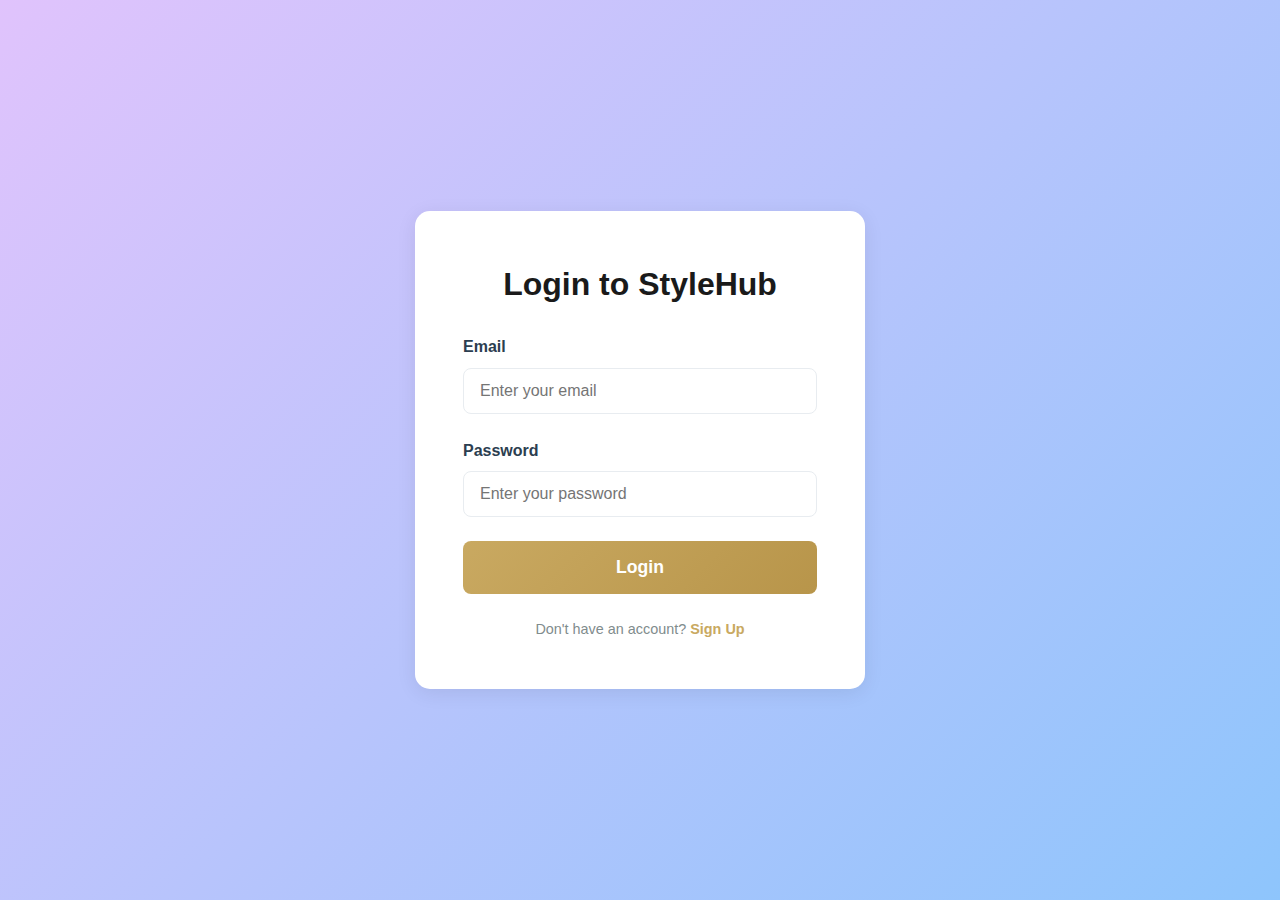
<file: auth.html>
<!DOCTYPE html>
<html lang="en">
<head>
    <meta charset="UTF-8">
    <meta name="viewport" content="width=device-width, initial-scale=1.0">
    <title>Login / Sign Up - StyleHub</title>
    <style>
        * {
            margin: 0;
            padding: 0;
            box-sizing: border-box;
        }
        :root {
            --primary-dark: #1a1a1a;
            --primary-light: #f8f9fa;
            --accent-gold: #c9a961;
            --accent-dark-gold: #b8954a;
            --text-primary: #2c3e50;
            --text-secondary: #7f8c8d;
            --border-light: #e8ecf0;
            --shadow-soft: 0 4px 20px rgba(0,0,0,0.08);
            --gradient-gold: linear-gradient(135deg, #c9a961 0%, #b8954a 100%);
        }
        body {
            font-family: 'Inter', sans-serif;
            line-height: 1.6;
            color: var(--text-primary);
            background: linear-gradient(135deg, #e0c3fc 0%, #8ec5fc 100%);
            display: flex;
            justify-content: center;
            align-items: center;
            min-height: 100vh;
        }
        .auth-container {
            background: white;
            padding: 3rem;
            border-radius: 15px;
            box-shadow: var(--shadow-soft);
            width: 90%;
            max-width: 450px;
            text-align: center;
        }
        .auth-container h2 {
            font-size: 2rem;
            font-weight: 800;
            margin-bottom: 1.5rem;
            color: var(--primary-dark);
        }
        .form-group {
            margin-bottom: 1.5rem;
            text-align: left;
        }
        .form-group label {
            display: block;
            margin-bottom: 0.5rem;
            font-weight: 600;
        }
        .form-group input {
            width: 100%;
            padding: 0.8rem 1rem;
            border: 1px solid var(--border-light);
            border-radius: 8px;
            font-size: 1rem;
            transition: all 0.3s ease;
        }
        .form-group input:focus {
            outline: none;
            border-color: var(--accent-gold);
            box-shadow: 0 0 0 3px rgba(201, 169, 97, 0.1);
        }
        .btn {
            width: 100%;
            padding: 1rem;
            border: none;
            border-radius: 8px;
            font-weight: 600;
            font-size: 1.1rem;
            cursor: pointer;
            transition: all 0.3s ease;
        }
        .btn-primary {
            background: var(--gradient-gold);
            color: white;
        }
        .btn-primary:hover {
            transform: translateY(-2px);
            box-shadow: 0 10px 30px rgba(201, 169, 97, 0.3);
        }
        .switch-form {
            margin-top: 1.5rem;
            font-size: 0.9rem;
            color: var(--text-secondary);
        }
        .switch-form a {
            color: var(--accent-gold);
            text-decoration: none;
            font-weight: 600;
        }
        .switch-form a:hover {
            text-decoration: underline;
        }
    </style>
</head>
<body>
    <div class="auth-container">
        <div id="login-form">
            <h2>Login to StyleHub</h2>
            <form>
                <div class="form-group">
                    <label for="login-email">Email</label>
                    <input type="email" id="login-email" name="email" placeholder="Enter your email" required>
                </div>
                <div class="form-group">
                    <label for="login-password">Password</label>
                    <input type="password" id="login-password" name="password" placeholder="Enter your password" required>
                </div>
                <button type="submit" class="btn btn-primary">Login</button>
            </form>
            <div class="switch-form">
                Don't have an account? <a href="#" onclick="showSignup()">Sign Up</a>
            </div>
        </div>
        <div id="signup-form" style="display: none;">
            <h2>Sign Up for StyleHub</h2>
            <form>
                <div class="form-group">
                    <label for="signup-name">Full Name</label>
                    <input type="text" id="signup-name" name="fullname" placeholder="Enter your full name" required>
                </div>
                <div class="form-group">
                    <label for="signup-email">Email</label>
                    <input type="email" id="signup-email" name="email" placeholder="Enter your email" required>
                </div>
                <div class="form-group">
                    <label for="signup-password">Password</label>
                    <input type="password" id="signup-password" name="password" placeholder="Create a password" required>
                </div>
                <button type="submit" class="btn btn-primary">Sign Up</button>
            </form>
            <div class="switch-form">
                Already have an account? <a href="#" onclick="showLogin()">Login</a>
            </div>
        </div>
    </div>
    <script>
        function showSignup() {
            document.getElementById('login-form').style.display = 'none';
            document.getElementById('signup-form').style.display = 'block';
        }

        function showLogin() {
            document.getElementById('signup-form').style.display = 'none';
            document.getElementById('login-form').style.display = 'block';
        }
    </script>
</body>
</html>
</file>
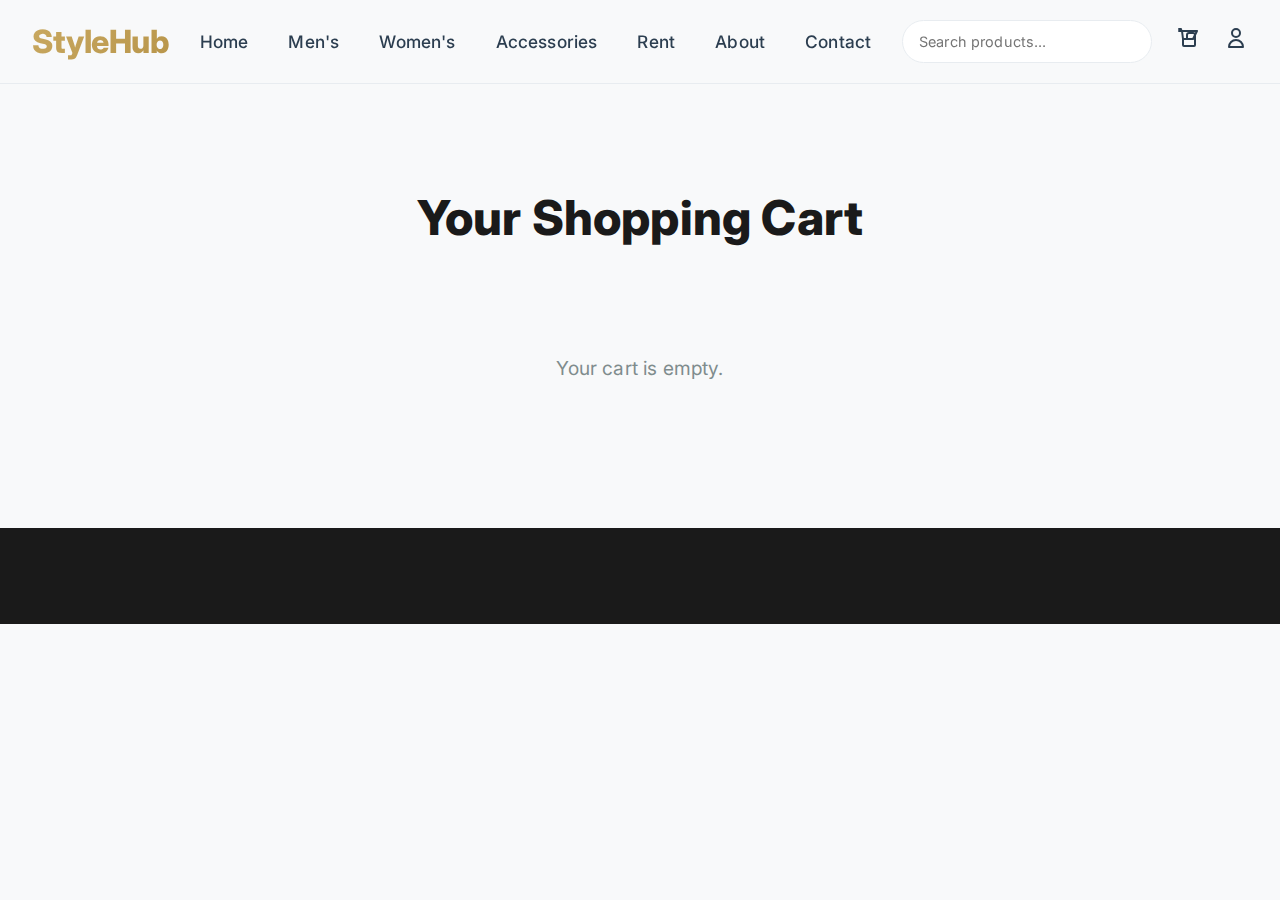
<file: cart.html>
<!DOCTYPE html>
<html lang="en">
<head>
    <meta charset="UTF-8">
    <meta name="viewport" content="width=device-width, initial-scale=1.0">
    <title>Your Cart - StyleHub</title>
    <link rel="stylesheet" href="style.css">
    <link href="https://fonts.googleapis.com/css2?family=Inter:wght@400;500;600;700;800;900&display=swap" rel="stylesheet">
</head>
<body>
    <header class="header" id="header">
        <nav class="nav-container">
            <a href="index.html" class="logo" style="text-decoration: none;">StyleHub</a>
             <ul class="nav-links">
                <li><a href="index.html">Home</a></li>
                <li><a href="men.html">Men's</a></li>
                <li><a href="women.html">Women's</a></li>
                <li><a href="accessories.html">Accessories</a></li>
                <li><a href="rent.html">Rent</a></li>
                <li><a href="index.html#about">About</a></li>
                <li><a href="index.html#contact">Contact</a></li>
            </ul>
            <div class="nav-actions">
                <div class="search-box">
                    <form>
                        <input type="text" class="search-input" placeholder="Search products...">
                    </form>
                </div>
                <a href="cart.html" style="position: relative;">
                    <svg class="nav-icon" fill="none" stroke="currentColor" viewBox="0 0 24 24"><path stroke-linecap="round" stroke-linejoin="round" stroke-width="2" d="M3 3h2l.4 2M7 13h10l4-8H5.4m1.6 8L6 5H3m4 8v6a1 1 0 001 1h10a1 1 0 001-1v-6m-8 0V9a2 2 0 012-2h4a2 2 0 012 2v4.01"></path></svg>
                    <span class="cart-badge" id="cart-count">0</span>
                </a>
                <a href="auth.html"><svg class="nav-icon" fill="none" stroke="currentColor" viewBox="0 0 24 24"><path stroke-linecap="round" stroke-linejoin="round" stroke-width="2" d="M16 7a4 4 0 11-8 0 4 4 0 018 0zM12 14a7 7 0 00-7 7h14a7 7 0 00-7-7z"></path></svg></a>
            </div>
        </nav>
    </header>

    <main class="main-content">
        <div class="container">
            <h2 class="section-title">Your Shopping Cart</h2>
            <div class="cart-container" id="cart-container">
                </div>
        </div>
    </main>

    <footer class="footer">
         </footer>

    <script src="products.js"></script>
    <script src="main.js"></script>
    <script>
        document.addEventListener('DOMContentLoaded', () => {
            displayCartItems();
        });

        function displayCartItems() {
            const cart = JSON.parse(localStorage.getItem('stylehub-cart')) || [];
            const cartContainer = document.getElementById('cart-container');

            if (cart.length === 0) {
                cartContainer.innerHTML = '<p class="cart-empty-message">Your cart is empty.</p>';
                return;
            }

            let total = 0;
            const itemsHtml = cart.map(item => {
                const itemTotal = parseInt(item.price.replace(/,/g, '').replace('₹', '')) * item.quantity;
                total += itemTotal;
                return `
                    <div class="cart-item">
                        <img src="${item.image}" alt="${item.name}" class="cart-item-image">
                        <div class="cart-item-details">
                            <h3 class="cart-item-title">${item.name}</h3>
                            <p class="cart-item-price">${item.price}</p>
                            <div class="cart-item-quantity">
                                Quantity: ${item.quantity}
                            </div>
                        </div>
                        <div class="cart-item-total">₹${itemTotal.toLocaleString('en-IN')}</div>
                        <button class="cart-item-remove" onclick="removeFromCart(${item.id})">&times;</button>
                    </div>
                `;
            }).join('');

            const summaryHtml = `
                <div class="cart-summary">
                    <h3 class="cart-summary-title">Order Summary</h3>
                    <div class="cart-summary-total">
                        <span>Total</span>
                        <span>₹${total.toLocaleString('en-IN')}</span>
                    </div>
                    <button class="btn btn-primary btn-buy-now">Buy Now</button>
                </div>
            `;
            
            cartContainer.innerHTML = `<div class="cart-items-list">${itemsHtml}</div>${summaryHtml}`;
        }

        function removeFromCart(productId) {
            let cart = JSON.parse(localStorage.getItem('stylehub-cart')) || [];
            cart = cart.filter(item => item.id !== productId);
            localStorage.setItem('stylehub-cart', JSON.stringify(cart));
            updateCartCount();
            displayCartItems(); // Re-render the cart
        }
    </script>
</body>
</html>
</file>
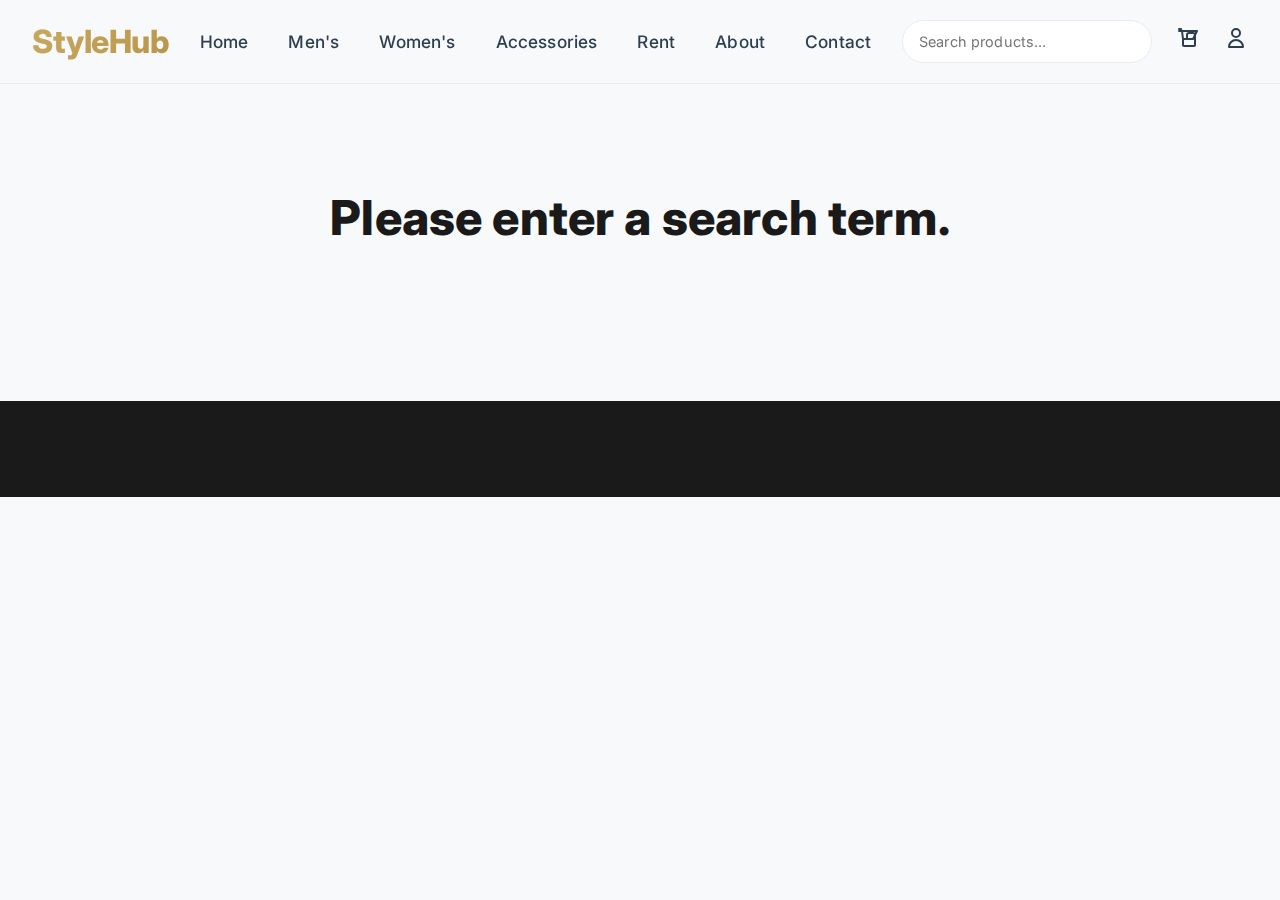
<file: search.html>
<!DOCTYPE html>
<html lang="en">
<head>
    <meta charset="UTF-8">
    <meta name="viewport" content="width=device-width, initial-scale=1.0">
    <title>Search Results - StyleHub</title>
    <link rel="stylesheet" href="style.css">
    <link href="https://fonts.googleapis.com/css2?family=Inter:wght@400;500;600;700;800;900&display=swap" rel="stylesheet">
</head>
<body>
    <header class="header" id="header">
         <nav class="nav-container">
            <a href="index.html" class="logo" style="text-decoration: none;">StyleHub</a>
             <ul class="nav-links">
                <li><a href="index.html">Home</a></li>
                <li><a href="men.html">Men's</a></li>
                <li><a href="women.html">Women's</a></li>
                <li><a href="accessories.html">Accessories</a></li>
                <li><a href="rent.html">Rent</a></li>
                <li><a href="index.html#about">About</a></li>
                <li><a href="index.html#contact">Contact</a></li>
            </ul>
            <div class="nav-actions">
                <div class="search-box">
                    <form>
                        <input type="text" class="search-input" placeholder="Search products...">
                    </form>
                </div>
                <a href="cart.html" style="position: relative;">
                    <svg class="nav-icon" fill="none" stroke="currentColor" viewBox="0 0 24 24"><path stroke-linecap="round" stroke-linejoin="round" stroke-width="2" d="M3 3h2l.4 2M7 13h10l4-8H5.4m1.6 8L6 5H3m4 8v6a1 1 0 001 1h10a1 1 0 001-1v-6m-8 0V9a2 2 0 012-2h4a2 2 0 012 2v4.01"></path></svg>
                    <span class="cart-badge" id="cart-count">0</span>
                </a>
                <a href="auth.html"><svg class="nav-icon" fill="none" stroke="currentColor" viewBox="0 0 24 24"><path stroke-linecap="round" stroke-linejoin="round" stroke-width="2" d="M16 7a4 4 0 11-8 0 4 4 0 018 0zM12 14a7 7 0 00-7 7h14a7 7 0 00-7-7z"></path></svg></a>
            </div>
        </nav>
    </header>

    <main class="main-content">
        <div class="container">
            <h2 class="section-title" id="search-title">Search Results</h2>
            <div class="pinterest-grid" id="products-grid">
                </div>
        </div>
    </main>

    <footer class="footer">
         </footer>

    <script src="products.js"></script>
    <script src="main.js"></script>
    <script>
        document.addEventListener('DOMContentLoaded', () => {
            const params = new URLSearchParams(window.location.search);
            const query = params.get('q');
            const searchTitle = document.getElementById('search-title');
            const grid = document.getElementById('products-grid');

            if (query) {
                searchTitle.textContent = `Search Results for "${query}"`;
                const results = allProducts.filter(product => 
                    product.name.toLowerCase().includes(query.toLowerCase())
                );

                if (results.length > 0) {
                    results.forEach(product => {
                        const card = document.createElement('div');
                        card.className = 'pinterest-card';
                        card.innerHTML = `
                            <a href="product.html?id=${product.id}&category=${product.category}">
                                <img src="${product.image}" alt="${product.name}" loading="lazy">
                            </a>
                            <div class="pinterest-card-content">
                                <h3 class="pinterest-title">${product.name}</h3>
                                <div class="pinterest-price">${product.price}</div>
                                <button class="btn btn-add-to-cart" onclick="addToCart(${product.id})">Add to Cart</button>
                            </div>
                        `;
                        grid.appendChild(card);
                    });
                } else {
                    grid.innerHTML = `<p class="cart-empty-message">No products found for "${query}".</p>`;
                }
            } else {
                searchTitle.textContent = 'Please enter a search term.';
            }
        });
    </script>
</body>
</html>
</file>
<file: style.css>
* {
    margin: 0;
    padding: 0;
    box-sizing: border-box;
}

:root {
    --primary-dark: #1a1a1a;
    --primary-light: #f8f9fa;
    --accent-gold: #c9a961;
    --accent-dark-gold: #b8954a;
    --text-primary: #2c3e50;
    --text-secondary: #7f8c8d;
    --border-light: #e8ecf0;
    --shadow-soft: 0 4px 20px rgba(0,0,0,0.08);
    --gradient-main: linear-gradient(135deg, #667eea 0%, #764ba2 100%);
    --gradient-gold: linear-gradient(135deg, #c9a961 0%, #b8954a 100%);
}

body {
    font-family: 'Inter', -apple-system, BlinkMacSystemFont, sans-serif;
    line-height: 1.6;
    color: var(--text-primary);
    background-color: var(--primary-light);
    overflow-x: hidden;
}

.container {
    max-width: 1400px;
    margin: 0 auto;
    padding: 0 2rem;
}

/* Header */
.header {
    position: sticky;
    top: 0;
    left: 0;
    right: 0;
    background: rgba(248, 249, 250, 0.95);
    backdrop-filter: blur(20px);
    z-index: 1000;
    transition: all 0.3s ease;
    border-bottom: 1px solid var(--border-light);
}

.header.scrolled {
    background: rgba(248, 249, 250, 0.98);
    box-shadow: var(--shadow-soft);
}

.nav-container {
    max-width: 1400px;
    margin: 0 auto;
    display: flex;
    align-items: center;
    justify-content: space-between;
    padding: 1rem 2rem;
}

.logo {
    font-size: 2rem;
    font-weight: 800;
    background: var(--gradient-gold);
    -webkit-background-clip: text;
    -webkit-text-fill-color: transparent;
    letter-spacing: -0.5px;
}

.nav-links {
    display: flex;
    gap: 2.5rem;
    list-style: none;
}

.nav-links a {
    text-decoration: none;
    color: var(--text-primary);
    font-weight: 500;
    position: relative;
    transition: all 0.3s ease;
    padding: 0.5rem 0;
}

.nav-links a::after {
    content: '';
    position: absolute;
    bottom: 0;
    left: 0;
    width: 0;
    height: 2px;
    background: var(--gradient-gold);
    transition: width 0.3s ease;
}

.nav-links a:hover::after {
    width: 100%;
}

.nav-actions {
    display: flex;
    align-items: center;
    gap: 1.5rem;
}

.search-box {
    position: relative;
    display: flex;
    align-items: center;
}

.search-input {
    padding: 0.75rem 1rem;
    border: 1px solid var(--border-light);
    border-radius: 50px;
    background: white;
    width: 250px;
    font-size: 0.9rem;
    transition: all 0.3s ease;
}

.search-input:focus {
    outline: none;
    border-color: var(--accent-gold);
    box-shadow: 0 0 0 3px rgba(201, 169, 97, 0.1);
    width: 300px;
}

.nav-icon {
    width: 24px;
    height: 24px;
    cursor: pointer;
    transition: transform 0.3s ease;
    color: var(--text-primary);
}

.nav-icon:hover {
    transform: scale(1.1);
    color: var(--accent-gold);
}

.cart-badge {
    position: absolute;
    top: -8px;
    right: -8px;
    background: var(--gradient-gold);
    color: white;
    border-radius: 50%;
    width: 18px;
    height: 18px;
    font-size: 0.7rem;
    display: flex;
    align-items: center;
    justify-content: center;
    font-weight: 600;
    display: none; /* Hidden by default */
}

/* Main Content & Sections */
.main-content {
    padding: 6rem 0;
}

.section-title {
    text-align: center;
    font-size: 3rem;
    font-weight: 800;
    margin-bottom: 3rem;
    color: var(--primary-dark);
}

/* Hero Section */
.hero {
    height: 100vh;
    display: flex;
    align-items: center;
    position: relative;
    overflow: hidden;
    background-image: linear-gradient(135deg, #e0c3fc 0%, #8ec5fc 100%);
    background-size: 400% 400%;
    animation: gradient-animation 15s ease infinite;
}

@keyframes gradient-animation {
    0% { background-position: 0% 50%; }
    50% { background-position: 100% 50%; }
    100% { background-position: 0% 50%; }
}

.hero-content {
    max-width: 1400px;
    margin: 0 auto;
    padding: 0 2rem;
    display: grid;
    grid-template-columns: 1fr 1fr;
    gap: 4rem;
    align-items: center;
}

.hero-text h1 {
    font-size: 4.5rem;
    font-weight: 900;
    line-height: 1.1;
    margin-bottom: 1.5rem;
    color: var(--primary-dark);
    letter-spacing: -2px;
}

.hero-text .gradient-text {
    background: var(--gradient-main);
    -webkit-background-clip: text;
    -webkit-text-fill-color: transparent;
}

.hero-text p {
    font-size: 1.3rem;
    color: var(--text-secondary);
    margin-bottom: 2.5rem;
    line-height: 1.6;
}

.hero-buttons {
    display: flex;
    gap: 1.5rem;
    flex-wrap: wrap;
}

.btn {
    padding: 1rem 2.5rem;
    border: none;
    border-radius: 50px;
    font-weight: 600;
    font-size: 1rem;
    cursor: pointer;
    transition: all 0.3s ease;
    text-decoration: none;
    display: inline-flex;
    align-items: center;
    gap: 0.5rem;
}

.btn-primary {
    background: var(--gradient-gold);
    color: white;
}

.btn-primary:hover {
    transform: translateY(-2px);
    box-shadow: 0 10px 30px rgba(201, 169, 97, 0.3);
}

.btn-secondary {
    background: white;
    color: var(--text-primary);
    border: 2px solid var(--border-light);
}

.btn-secondary:hover {
    border-color: var(--accent-gold);
    transform: translateY(-2px);
    box-shadow: var(--shadow-soft);
}

/* Add to Cart Button on Cards */
.btn-add-to-cart {
    width: 100%;
    padding: 0.75rem;
    font-size: 0.9rem;
    margin-top: 1rem;
    background-color: var(--primary-dark);
    color: white;
}
.btn-add-to-cart:hover {
    background-color: var(--accent-gold);
    color: white;
    transform: translateY(-2px);
    box-shadow: 0 5px 15px rgba(0,0,0,0.1);
}

.hero-visual {
    position: relative;
    height: 600px;
    display: flex;
    align-items: center;
    justify-content: center;
}

.floating-cards {
    position: absolute;
    width: 100%;
    height: 100%;
}

.product-card {
    position: absolute;
    background: white;
    border-radius: 20px;
    box-shadow: var(--shadow-soft);
    padding: 1.5rem;
    width: 220px;
    transition: all 0.3s ease;
    cursor: pointer;
    text-decoration: none;
    color: inherit;
}

.product-card:hover {
    transform: translateY(-10px);
    box-shadow: 0 20px 40px rgba(0,0,0,0.15);
}

.product-card img {
    width: 100%;
    height: 150px;
    object-fit: cover;
    border-radius: 12px;
    margin-bottom: 1rem;
}

.card-1 { top: 10%; right: 20%; animation: float 6s ease-in-out infinite; }
.card-2 { top: 40%; left: 10%; animation: float 6s ease-in-out infinite 2s; }
.card-3 { bottom: 20%; right: 10%; animation: float 6s ease-in-out infinite 4s; }

.product-title { font-weight: 600; margin-bottom: 0.5rem; color: var(--text-primary); }
.product-price { color: var(--accent-gold); font-weight: 700; font-size: 1.1rem; }

@keyframes float {
    0%, 100% { transform: translateY(0px); }
    50% { transform: translateY(-20px); }
}

/* Categories Section */
.categories { padding: 6rem 0; }

.categories-grid {
    display: grid;
    grid-template-columns: repeat(auto-fit, minmax(300px, 1fr));
    gap: 2rem;
}

.category-card {
    border-radius: 24px;
    overflow: hidden;
    box-shadow: var(--shadow-soft);
    transition: all 0.3s ease;
    position: relative;
    height: 400px;
    cursor: pointer;
    text-decoration: none;
    background-size: cover;
    background-position: center;
}

.category-card.mens { background-image: url('https://i.pinimg.com/736x/22/1a/a8/221aa8ddfdb685f197da88ab5da6cb10.jpg?auto=compress&cs=tinysrgb&w=1260&h=750&dpr=2'); }
.category-card.womens { background-image: url('https://i.pinimg.com/736x/05/8d/a0/058da0336354bec48a522f87fcdd57f0.jpg?auto=compress&cs=tinysrgb&w=1260&h=750&dpr=2'); }
.category-card.accessories { background-image: url('https://i.pinimg.com/1200x/1a/9f/bb/1a9fbb7ad3d976dadc91ca9a5d3cc5db.jpg?auto=compress&cs=tinysrgb&w=1260&h=750&dpr=2'); }

.category-card:hover {
    transform: translateY(-8px);
    box-shadow: 0 20px 40px rgba(0,0,0,0.15);
}

.category-content {
    position: absolute;
    bottom: 0;
    left: 0;
    right: 0;
    background: linear-gradient(transparent, rgba(0,0,0,0.7));
    color: white;
    padding: 2rem;
}

.category-title { font-size: 1.5rem; font-weight: 700; margin-bottom: 0.5rem; }
.category-desc { opacity: 0.9; }

/* Featured & Category Products */
.featured { padding: 6rem 0; background: #fff; }

.products-grid {
    display: grid;
    grid-template-columns: repeat(auto-fill, minmax(280px, 1fr));
    gap: 2rem;
}

.featured-card {
    background: white;
    border: 1px solid var(--border-light);
    border-radius: 20px;
    overflow: hidden;
    box-shadow: var(--shadow-soft);
    transition: all 0.3s ease;
    display: flex;
    flex-direction: column;
}

.featured-card:hover {
    transform: translateY(-5px);
    box-shadow: 0 15px 35px rgba(0,0,0,0.1);
}

.featured-card img {
    height: 300px;
    width: 100%;
    object-fit: cover;
}

.featured-content { 
    padding: 1.5rem; 
    flex-grow: 1;
    display: flex;
    flex-direction: column;
}
.featured-title { font-weight: 600; margin-bottom: 0.5rem; color: var(--text-primary); }
.featured-price { color: var(--accent-gold); font-weight: 700; font-size: 1.2rem; margin-bottom: auto; }

/* Pinterest Grid for Category Pages */
.pinterest-grid {
    column-count: 4;
    column-gap: 20px;
}

.pinterest-card {
    background-color: #fff;
    border-radius: 16px;
    overflow: hidden;
    box-shadow: var(--shadow-soft);
    transition: transform 0.3s ease, box-shadow 0.3s ease;
    margin-bottom: 20px;
    display: inline-block;
    width: 100%;
}

.pinterest-card:hover {
    transform: translateY(-5px);
    box-shadow: 0 15px 35px rgba(0,0,0,0.1);
}

.pinterest-card img {
    width: 100%;
    height: auto;
    display: block;
}

.pinterest-card-content {
    padding: 1rem;
}

.pinterest-title { font-weight: 600; margin-bottom: 0.25rem; }
.pinterest-price { color: var(--accent-gold); font-weight: 700; }

/* About Section */
.about { padding: 6rem 0; }

.about-content { text-align: center; max-width: 900px; margin: 0 auto; }
.about-content p { font-size: 1.1rem; color: var(--text-secondary); margin-bottom: 1.5rem; }

/* Contact Section */
.contact { padding: 6rem 0; background: #fff; }

.contact-content {
    max-width: 900px;
    margin: 0 auto;
    background: white;
    border-radius: 12px;
    box-shadow: var(--shadow-soft);
    padding: 3rem;
}

.contact-content-wrapper {
    display: flex;
    align-items: center;
    gap: 3rem;
}

.contact-info {
    flex: 2;
}
.contact-info h3 { font-size: 1.5rem; font-weight: 700; margin-bottom: 1.5rem; }
.contact-info p { margin-bottom: 1rem; color: var(--text-secondary); }
.contact-info a { color: var(--accent-gold); text-decoration: none; transition: color 0.3s ease; }
.contact-info a:hover { color: var(--accent-dark-gold); }

.founder-info {
    flex: 1;
    text-align: center;
}
.founder-info img {
    width: 150px;
    height: 150px;
    border-radius: 50%;
    object-fit: cover;
    margin-bottom: 1rem;
    border: 4px solid var(--border-light);
}
.founder-info h4 {
    font-weight: 700;
    font-size: 1.2rem;
    margin-bottom: 0.25rem;
}
.founder-info p {
    color: var(--text-secondary);
}

/* Cart Page Styles */
.cart-container {
    max-width: 900px;
    margin: 0 auto;
}
.cart-empty-message {
    text-align: center;
    font-size: 1.2rem;
    color: var(--text-secondary);
    padding: 3rem;
}
.cart-item {
    display: flex;
    align-items: center;
    gap: 1.5rem;
    padding: 1.5rem 0;
    border-bottom: 1px solid var(--border-light);
}
.cart-item-image {
    width: 100px;
    height: 100px;
    object-fit: cover;
    border-radius: 8px;
}
.cart-item-details {
    flex-grow: 1;
}
.cart-item-title { font-size: 1.2rem; font-weight: 600; }
.cart-item-price { color: var(--text-secondary); margin: 0.25rem 0; }
.cart-item-quantity { font-size: 0.9rem; }
.cart-item-total { font-weight: 700; font-size: 1.2rem; }
.cart-item-remove {
    background: none;
    border: none;
    font-size: 1.5rem;
    color: var(--text-secondary);
    cursor: pointer;
    transition: color 0.3s ease;
}
.cart-item-remove:hover { color: #e74c3c; }

.cart-summary {
    margin-top: 2rem;
    padding: 2rem;
    background: var(--primary-light);
    border-radius: 12px;
}
.cart-summary-title { font-size: 1.5rem; margin-bottom: 1.5rem; }
.cart-summary-total {
    display: flex;
    justify-content: space-between;
    font-size: 1.3rem;
    font-weight: 700;
    margin-bottom: 2rem;
}
.btn-buy-now { width: 100%; font-size: 1.1rem; }

/* Footer */
.footer {
    background: var(--primary-dark);
    color: white;
    padding: 4rem 0 2rem;
}

.footer-content {
    display: grid;
    grid-template-columns: repeat(auto-fit, minmax(250px, 1fr));
    gap: 3rem;
}

.footer-section h3 { font-size: 1.3rem; font-weight: 700; margin-bottom: 1rem; color: var(--accent-gold); }
.footer-section p { color: #bdc3c7; }
.footer-section ul { list-style: none; padding: 0; }
.footer-section ul li { margin-bottom: 0.5rem; }
.footer-section ul li a { color: #bdc3c7; text-decoration: none; transition: color 0.3s ease; }
.footer-section ul li a:hover { color: var(--accent-gold); }
.footer-bottom { text-align: center; margin-top: 3rem; padding-top: 2rem; border-top: 1px solid #34495e; color: #95a5a6; }

/* Mobile Responsiveness */
@media (max-width: 992px) {
    .pinterest-grid { column-count: 3; }
}

@media (max-width: 768px) {
    .nav-links { display: none; }
    .search-input { width: 150px; }
    .search-input:focus { width: 180px; }
    .hero-content { grid-template-columns: 1fr; text-align: center; }
    .hero-text h1 { font-size: 3rem; }
    .hero-visual { display: none; }
    .section-title { font-size: 2.2rem; }
    .products-grid { grid-template-columns: repeat(auto-fill, minmax(250px, 1fr)); }
    .pinterest-grid { column-count: 2; }
    .contact-content-wrapper { flex-direction: column; }
    .cart-item { flex-wrap: wrap; }
    .cart-item-image { width: 80px; height: 80px; }
}

@media (max-width: 576px) {
    .pinterest-grid { column-count: 1; }
}

body, input, button {
    font-family: 'Inter', 'Segoe UI', Arial, sans-serif;
    font-size: 1.08rem;
    letter-spacing: 0.01em;
}
</file>
